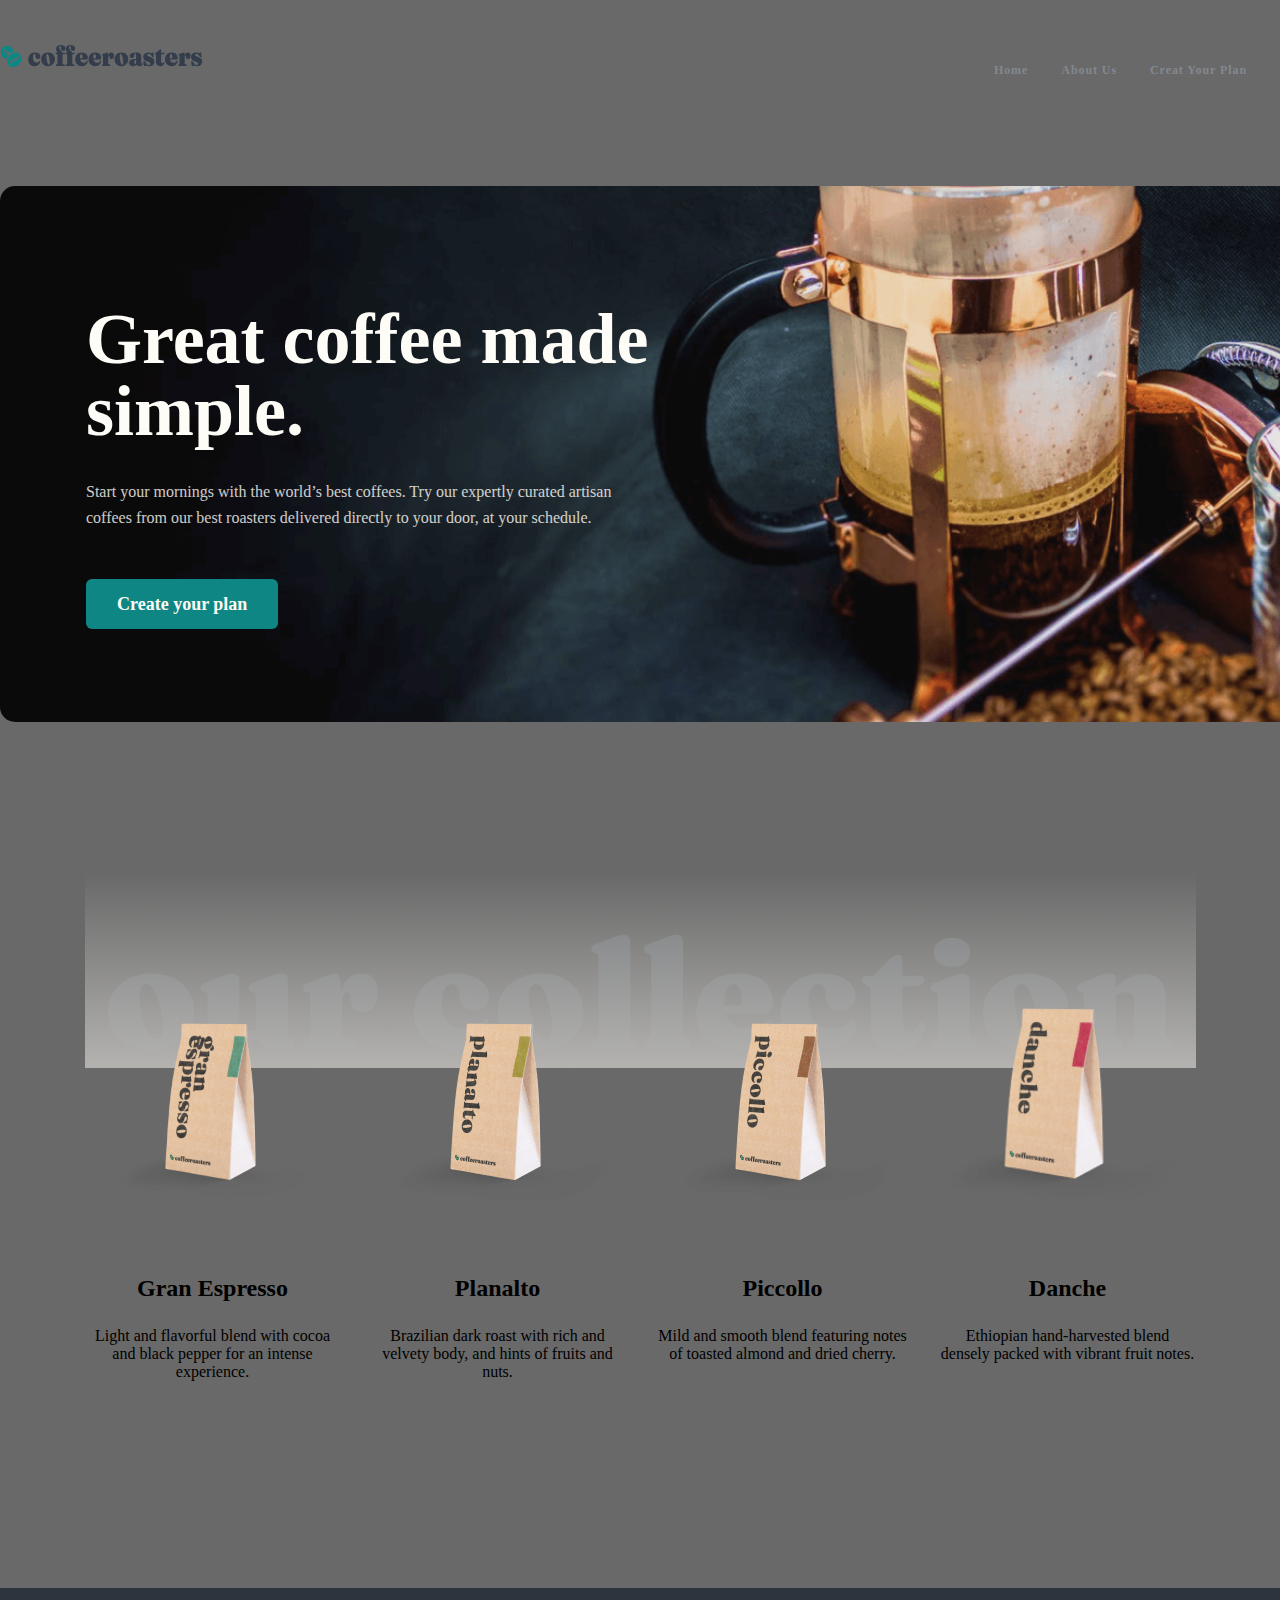
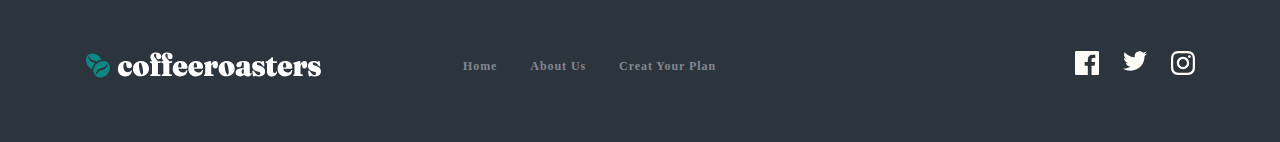
<file: index.html>
<!DOCTYPE html>
<html lang="en">
<head>
  <meta charset="UTF-8">
  <meta http-equiv="X-UA-Compatible" content="IE=edge">
  <meta name="viewport" content="width=device-width, initial-scale=1.0">

  <link rel="stylesheet" href="css/normalize.css">
  <link rel="stylesheet" href="css/styles.css">
  <link rel="stylesheet" href="scss/main.css">
  <title>Coffee Roaster | Home</title>
</head>
<body>
<div class="container">
<div class="header">
  <div>
    <a href="index.html">
      <img src="img/logo.svg" alt="Logo of Coffeeroaster" width="203px" height="24px">
    </a>
  </div>
  <nav class="nav">
    <ul class="nav-links">
      <li class="nav-item"><a class="nav-link" href="index.html">home</a></li>
      <li class="nav-item"><a class="nav-link" href="about.html">about us</a></li>
      <li class="nav-item"><a class="nav-link" href="plan.html">creat your plan</a></li>
    </ul>
  </nav>

  <!-- Burger Nav  -->
  <button class="burger-nav" type="button">
    <img src="img/burger-mobile.svg" alt="Burger Navigation" width="16" height="15">
  </button>


</div>
<div class="hero-img">
<h1 class="hero-header">Great coffee
  made simple.</h1>
  <p class="hero-text">
    Start your mornings with the world’s best coffees. Try our expertly curated artisan coffees from our best roasters delivered directly to your door, at your schedule.
  </p>
    <a class="hero-link" href="plan.html">Create your plan</a>
</div>
</div>


<!-- MAIN -->
<main>
  <section class="collection">
    <div class="container">
      <div class="collection-wrapper">
        <ul class="collection-list">
          <li class="collection-item">
            <img class="collection__img" src="img/collection-gran-espresso.png" alt="Gran Espresso Coffee" height="193" width="256" srcset="img/collection-gran-espresso.png 1x, img/collection-gran-espresso@2x.png 2x">
            <div class="colllection-content">
              <h2 class="collection__heading">Gran Espresso</h2>
              <p class="collection__text">
               Light and flavorful blend with cocoa and black pepper for an intense     experience.
              </p>
            </div>
          </li>
          <li class="collection-item">
            <img class="collection__img" src="img/collection-planalto.png" alt="Gran Espresso Coffee" height="193" width="256" srcset="img/collection-planalto.png 1x, img/collection-planalto@2x.png 2x">
            <div class="colllection-content">
              <h2 class="collection__heading">Planalto</h2>
              <p class="collection__text">
               Brazilian dark roast with rich and velvety body, and hints of fruits and nuts.
              </p>
            </div>
          </li>
          <li class="collection-item">
            <img class="collection__img" src="img/collection-piccollo.png" alt="Gran Espresso Coffee" height="193" width="256" srcset="img/collection-piccollo.png 1x, img/collection-piccollo@2x.png 2x">
            <div class="colllection-content">
              <h2 class="collection__heading">Piccollo</h2>
              <p class="collection__text">
               Mild and smooth blend featuring notes of toasted almond and dried cherry.
              </p>
            </div>
          </li>
          <li class="collection-item">
            <img class="collection__img" src="img/collection-danche.png" alt="Gran Espresso Coffee" height="193" width="256" srcset="img/collection-danche.png 1x, img/collection-danche@2x.png 2x">
            <div class="colllection-content">
              <h2 class="collection__heading">Danche</h2>
              <p class="collection__text">
               Ethiopian hand-harvested blend densely packed with vibrant fruit notes.
              </p>
            </div>
          </li>
        </ul>
      </div>
    </div>
  </section>


  <!-- <div class="feature">
    <div class="container">
      <div class="feature-wrapper">
        <h3 class="feature__heading">
          Why choose us?
        </h3>
        <p class="feature__text">
          A large part of our role is choosing which particular coffees will be featured
          in our range. This means working closely with the best coffee growers to give
          you a more impactful experience on every level.
        </p>
      </div>

      <ul class="feature__list">
        <li class="feature__item">
          <h4 class="feature__heading--list">
            Best quality
          </h4>
          <p class="feature__text--list">
            Discover an endless variety of the world’s best artisan coffee from each of our roasters.
          </p>
        </li>
      </ul>
    </div>
  </div> -->
</main>
<footer >
  <div class="container">
    <div class="site-footer">
      <img src="img/logo-footer.svg" alt="Logo Coffee Roaster">

  <nav class="nav-footer">
    <ul class="nav-links">
      <li class="nav-item"><a class="nav-link" href="index.html">home</a></li>
      <li class="nav-item"><a class="nav-link" href="about.html">about us</a></li>
      <li class="nav-item"><a class="nav-link" href="plan.html">creat your plan</a></li>
    </ul>
  </nav>

  <ul class="footer-link">
    <li class="footer__link-media">
      <a href="https://www.facebook.com/avazkhon.rustamov/">
        <svg class="media-link--footer" width="24" height="24" viewBox="0 0 24 24" fill="none" xmlns="http://www.w3.org/2000/svg">
        <path d="M22.675 0H1.325C0.593 0 0 0.593 0 1.325V22.676C0 23.407 0.593 24 1.325 24H12.82V14.706H9.692V11.084H12.82V8.413C12.82 5.313 14.713 3.625 17.479 3.625C18.804 3.625 19.942 3.724 20.274 3.768V7.008L18.356 7.009C16.852 7.009 16.561 7.724 16.561 8.772V11.085H20.148L19.681 14.707H16.561V24H22.677C23.407 24 24 23.407 24 22.675V1.325C24 0.593 23.407 0 22.675 0Z" />
        </svg>
      </a>
    </li>
  </svg>
    <li class="footer__link-media">
      <a href="https://twitter.com/avazrustamov1">
        <svg class="media-link--footer"   width="24" height="20" viewBox="0 0 24 20" fill="none" xmlns="http://www.w3.org/2000/svg">
        <path d="M24 2.55705C23.117 2.94905 22.168 3.21305 21.172 3.33205C22.189 2.72305 22.97 1.75805 23.337 0.608047C22.386 1.17205 21.332 1.58205 20.21 1.80305C19.313 0.846047 18.032 0.248047 16.616 0.248047C13.437 0.248047 11.101 3.21405 11.819 6.29305C7.728 6.08805 4.1 4.12805 1.671 1.14905C0.381 3.36205 1.002 6.25705 3.194 7.72305C2.388 7.69705 1.628 7.47605 0.965 7.10705C0.911 9.38805 2.546 11.522 4.914 11.997C4.221 12.185 3.462 12.229 2.69 12.081C3.316 14.037 5.134 15.46 7.29 15.5C5.22 17.123 2.612 17.848 0 17.54C2.179 18.937 4.768 19.752 7.548 19.752C16.69 19.752 21.855 12.031 21.543 5.10605C22.505 4.41105 23.34 3.54405 24 2.55705Z"/>
      </a>
    </li>

    <li class="footer__link-media">
      <a href="https://www.instagram.com/avazrustamov_/">
        <svg class="media-link--footer" width="24" height="24" viewBox="0 0 24 24" fill="none" xmlns="http://www.w3.org/2000/svg">
        <path fill-rule="evenodd" clip-rule="evenodd" d="M12 0C8.741 0 8.333 0.014 7.053 0.072C2.695 0.272 0.273 2.69 0.073 7.052C0.014 8.333 0 8.741 0 12C0 15.259 0.014 15.668 0.072 16.948C0.272 21.306 2.69 23.728 7.052 23.928C8.333 23.986 8.741 24 12 24C15.259 24 15.668 23.986 16.948 23.928C21.302 23.728 23.73 21.31 23.927 16.948C23.986 15.668 24 15.259 24 12C24 8.741 23.986 8.333 23.928 7.053C23.732 2.699 21.311 0.273 16.949 0.073C15.668 0.014 15.259 0 12 0ZM12 2.163C15.204 2.163 15.584 2.175 16.85 2.233C20.102 2.381 21.621 3.924 21.769 7.152C21.827 8.417 21.838 8.797 21.838 12.001C21.838 15.206 21.826 15.585 21.769 16.85C21.62 20.075 20.105 21.621 16.85 21.769C15.584 21.827 15.206 21.839 12 21.839C8.796 21.839 8.416 21.827 7.151 21.769C3.891 21.62 2.38 20.07 2.232 16.849C2.174 15.584 2.162 15.205 2.162 12C2.162 8.796 2.175 8.417 2.232 7.151C2.381 3.924 3.896 2.38 7.151 2.232C8.417 2.175 8.796 2.163 12 2.163ZM5.838 12C5.838 8.597 8.597 5.838 12 5.838C15.403 5.838 18.162 8.597 18.162 12C18.162 15.404 15.403 18.163 12 18.163C8.597 18.163 5.838 15.403 5.838 12ZM12 16C9.791 16 8 14.21 8 12C8 9.791 9.791 8 12 8C14.209 8 16 9.791 16 12C16 14.21 14.209 16 12 16ZM16.965 5.595C16.965 4.8 17.61 4.155 18.406 4.155C19.201 4.155 19.845 4.8 19.845 5.595C19.845 6.39 19.201 7.035 18.406 7.035C17.61 7.035 16.965 6.39 16.965 5.595Z"/>
        </svg>
      </a>
    </li>
  </ul>
    </div>
  </div>
</footer>
</body>
</html>
</file>
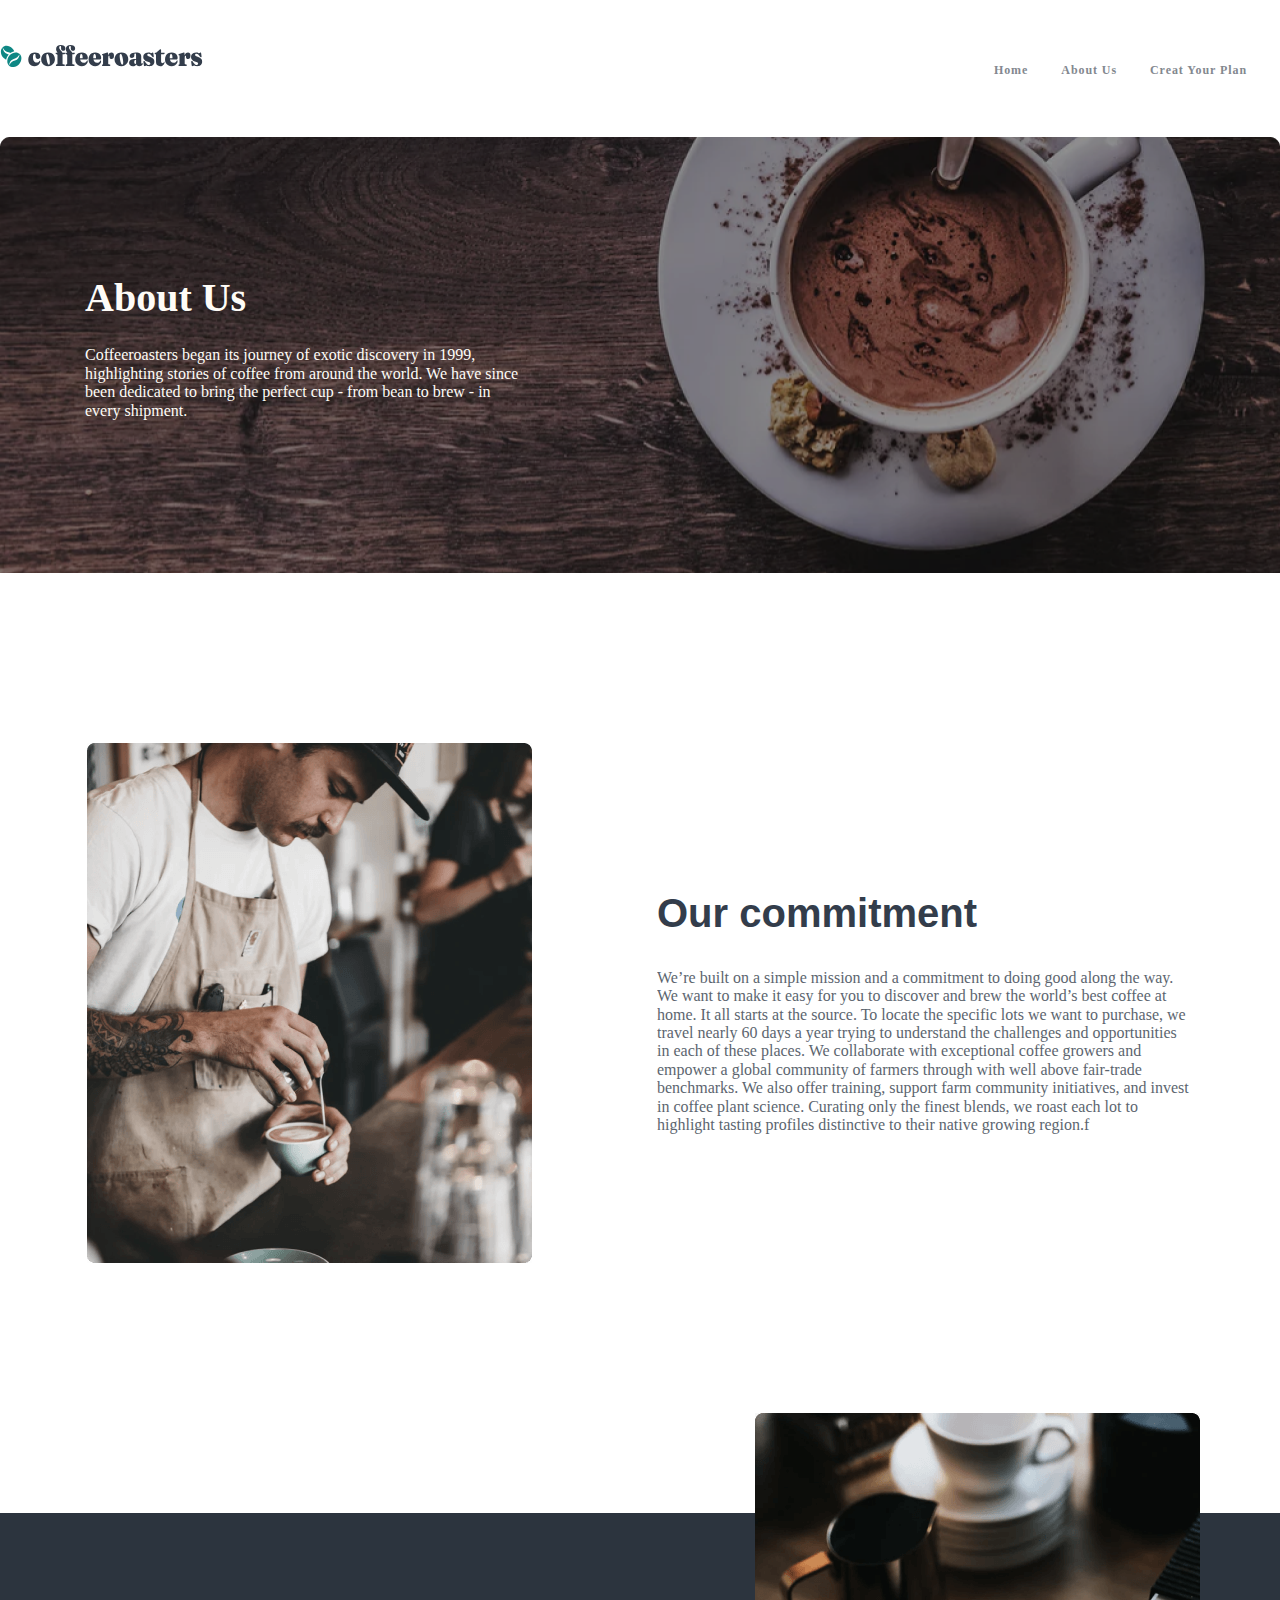
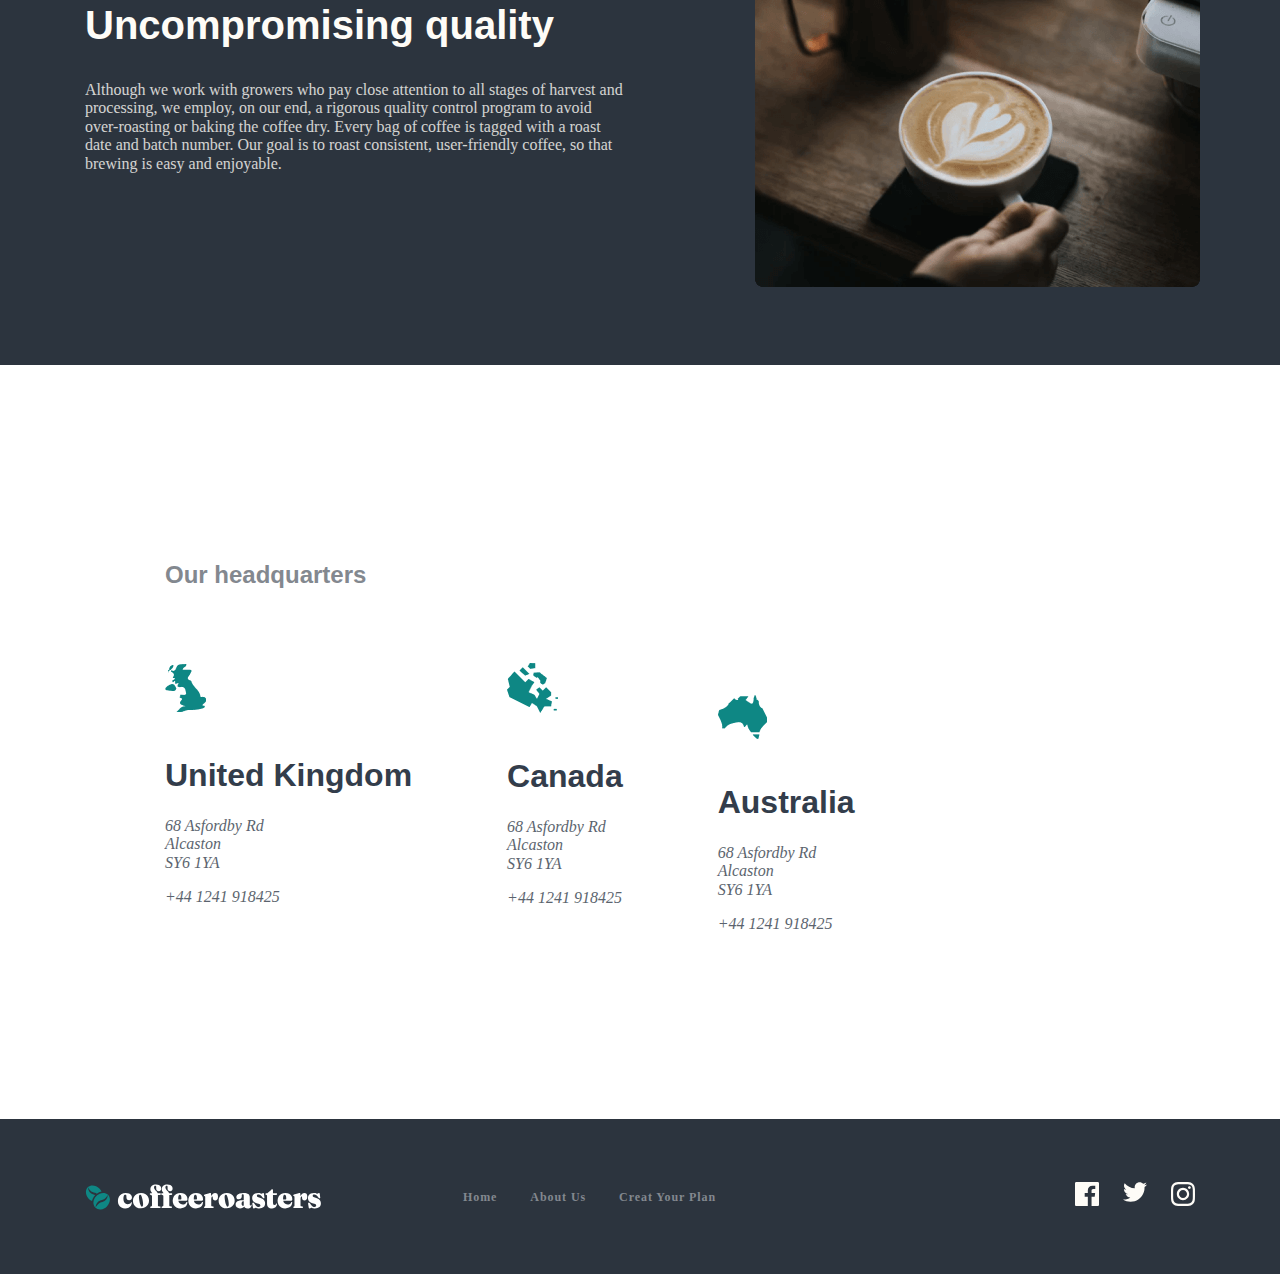
<file: about.html>
<!DOCTYPE html>
<html lang="en">
<head>
  <meta charset="UTF-8">
  <meta http-equiv="X-UA-Compatible" content="IE=edge">
  <meta name="viewport" content="width=device-width, initial-scale=1.0">
  <link rel="stylesheet" href="css/normalize.css">
  <link rel="stylesheet" href="css/styles.css">
  <title>Coffeeroaster</title>
</head>
<body>
<header class="container">
<div class="header">
  <div>
    <a href="index.html">
      <img src="img/logo.svg" alt="Logo of Coffeeroaster" width="203px" height="24px">
    </a>
  </div>
  <nav class="nav">
    <ul class="nav-links">
      <li class="nav-item"><a class="nav-link" href="index.html">home</a></li>
      <li class="nav-item"><a class="nav-link" href="about.html">about us</a></li>
      <li class="nav-item"><a class="nav-link" href="plan.html">creat your plan</a></li>
    </ul>
  </nav>
</div>
</header>

<!-- MAIN -->
<main>
  <section>
    <div class="container">
      <div class="about-hero">
        <h1 class="about__headeing">
          About Us
        </h1>
        <p class="about__text">
          Coffeeroasters began its journey of exotic discovery in 1999, highlighting stories of coffee from around the world. We have since been dedicated to bring the perfect cup - from bean to brew - in every shipment.
        </p>
      </div>
    </div>
  </section>

  <!-- COMMITMENT -->
  <div class="site-commitment">
    <div class="container">
      <div class="commitment">
        <img src="img/man-img-about.png" alt="Man img" width="445" height="520">

        <div class="commitment-content">
          <h2 class="commintment__heading">
            Our commitment
          </h2>
          <p class="commitment__text">
            We’re built on a simple mission and a commitment to doing good along the way. We want to make it easy for you to discover and brew the world’s best coffee at home. It all starts at the source. To locate the specific lots we want to purchase, we travel nearly 60 days a year trying to understand the challenges and opportunities in each of these places. We collaborate with exceptional coffee growers and empower a global community of farmers through with well above fair-trade benchmarks. We also offer training, support farm community initiatives, and invest in coffee plant science. Curating only the finest blends, we roast each lot to highlight tasting profiles distinctive to their native growing region.f
          </p>
        </div>
      </div>
  </div>
  </div>


  <!-- QUALITY SECTION -->
  <div class="quality">
    <div class="container">
      <div class="quality-wrapper">
        <div class="quality-content">
          <h3 class="quality__heading">
            Uncompromising quality
          </h3>
          <p class="quality__text">
            Although we work with growers who pay close attention to all stages of harvest and processing, we employ, on our end, a rigorous quality control program to avoid over-roasting or baking the coffee dry. Every bag of coffee is tagged with a roast date and batch number. Our goal is to roast consistent, user-friendly coffee, so that brewing is easy and enjoyable.
          </p>
        </div>
      </div>
    </div>
  </div>


  <!-- HEADQUARTERS -->
  <div class="headquarters">
    <div class="container">
      <p class="headquarters-text">Our headquarters</p>
      <ul class="headquarters__list">
        <li class="headquarters__item headquarters__item--uk">
          <h3 class="headquarters__heading">
            United Kingdom
          </h3>
          <address>
            <p class="headquarter__address">
              68  Asfordby Rd <br>
              Alcaston <br>
              SY6 1YA
            </p>
              <a class="headquarters__phone" href="tel:+441241918425">+44 1241 918425</a>
          </address>
        </li>
        <li class="headquarters__item headquarters__item--canada">
          <h3 class="headquarters__heading">
            Canada
          </h3>
          <address>
            <p class="headquarter__address">
              68  Asfordby Rd <br>
              Alcaston <br>
              SY6 1YA
            </p>
              <a class="headquarters__phone" href="tel:+441241918425">+44 1241 918425</a>
          </address>
        </li>
        <li class="headquarters__item">
          <h3 class="headquarters__heading headquarters__item--australia">
            Australia
          </h3>
          <address>
            <p class="headquarter__address">
              68  Asfordby Rd <br>
              Alcaston <br>
              SY6 1YA
            </p>
              <a class="headquarters__phone" href="tel:+441241918425">+44 1241 918425</a>
          </address>
        </li>
      </ul>
    </div>
  </div>
</main>

<footer >
  <div class="container">
    <div class="site-footer">
      <img src="img/logo-footer.svg" alt="Logo Coffee Roaster">

  <nav class="nav-footer">
    <ul class="nav-links">
      <li class="nav-item"><a class="nav-link" href="index.html">home</a></li>
      <li class="nav-item"><a class="nav-link" href="about.html">about us</a></li>
      <li class="nav-item"><a class="nav-link" href="plan.html">creat your plan</a></li>
    </ul>
  </nav>

  <ul class="footer-link">
    <li class="footer__link-media">
      <a href="https://www.facebook.com/avazkhon.rustamov/">
        <svg class="media-link--footer" width="24" height="24" viewBox="0 0 24 24" fill="none" xmlns="http://www.w3.org/2000/svg">
        <path d="M22.675 0H1.325C0.593 0 0 0.593 0 1.325V22.676C0 23.407 0.593 24 1.325 24H12.82V14.706H9.692V11.084H12.82V8.413C12.82 5.313 14.713 3.625 17.479 3.625C18.804 3.625 19.942 3.724 20.274 3.768V7.008L18.356 7.009C16.852 7.009 16.561 7.724 16.561 8.772V11.085H20.148L19.681 14.707H16.561V24H22.677C23.407 24 24 23.407 24 22.675V1.325C24 0.593 23.407 0 22.675 0Z" />
        </svg>
      </a>
    </li>
  </svg>
    <li class="footer__link-media">
      <a href="https://twitter.com/avazrustamov1">
        <svg class="media-link--footer"   width="24" height="20" viewBox="0 0 24 20" fill="none" xmlns="http://www.w3.org/2000/svg">
        <path d="M24 2.55705C23.117 2.94905 22.168 3.21305 21.172 3.33205C22.189 2.72305 22.97 1.75805 23.337 0.608047C22.386 1.17205 21.332 1.58205 20.21 1.80305C19.313 0.846047 18.032 0.248047 16.616 0.248047C13.437 0.248047 11.101 3.21405 11.819 6.29305C7.728 6.08805 4.1 4.12805 1.671 1.14905C0.381 3.36205 1.002 6.25705 3.194 7.72305C2.388 7.69705 1.628 7.47605 0.965 7.10705C0.911 9.38805 2.546 11.522 4.914 11.997C4.221 12.185 3.462 12.229 2.69 12.081C3.316 14.037 5.134 15.46 7.29 15.5C5.22 17.123 2.612 17.848 0 17.54C2.179 18.937 4.768 19.752 7.548 19.752C16.69 19.752 21.855 12.031 21.543 5.10605C22.505 4.41105 23.34 3.54405 24 2.55705Z"/>
      </a>
    </li>

    <li class="footer__link-media">
      <a href="https://www.instagram.com/avazrustamov_/">
        <svg class="media-link--footer" width="24" height="24" viewBox="0 0 24 24" fill="none" xmlns="http://www.w3.org/2000/svg">
        <path fill-rule="evenodd" clip-rule="evenodd" d="M12 0C8.741 0 8.333 0.014 7.053 0.072C2.695 0.272 0.273 2.69 0.073 7.052C0.014 8.333 0 8.741 0 12C0 15.259 0.014 15.668 0.072 16.948C0.272 21.306 2.69 23.728 7.052 23.928C8.333 23.986 8.741 24 12 24C15.259 24 15.668 23.986 16.948 23.928C21.302 23.728 23.73 21.31 23.927 16.948C23.986 15.668 24 15.259 24 12C24 8.741 23.986 8.333 23.928 7.053C23.732 2.699 21.311 0.273 16.949 0.073C15.668 0.014 15.259 0 12 0ZM12 2.163C15.204 2.163 15.584 2.175 16.85 2.233C20.102 2.381 21.621 3.924 21.769 7.152C21.827 8.417 21.838 8.797 21.838 12.001C21.838 15.206 21.826 15.585 21.769 16.85C21.62 20.075 20.105 21.621 16.85 21.769C15.584 21.827 15.206 21.839 12 21.839C8.796 21.839 8.416 21.827 7.151 21.769C3.891 21.62 2.38 20.07 2.232 16.849C2.174 15.584 2.162 15.205 2.162 12C2.162 8.796 2.175 8.417 2.232 7.151C2.381 3.924 3.896 2.38 7.151 2.232C8.417 2.175 8.796 2.163 12 2.163ZM5.838 12C5.838 8.597 8.597 5.838 12 5.838C15.403 5.838 18.162 8.597 18.162 12C18.162 15.404 15.403 18.163 12 18.163C8.597 18.163 5.838 15.403 5.838 12ZM12 16C9.791 16 8 14.21 8 12C8 9.791 9.791 8 12 8C14.209 8 16 9.791 16 12C16 14.21 14.209 16 12 16ZM16.965 5.595C16.965 4.8 17.61 4.155 18.406 4.155C19.201 4.155 19.845 4.8 19.845 5.595C19.845 6.39 19.201 7.035 18.406 7.035C17.61 7.035 16.965 6.39 16.965 5.595Z"/>
        </svg>
      </a>
    </li>
  </ul>
    </div>
  </div>
</footer>
</body>
</file>
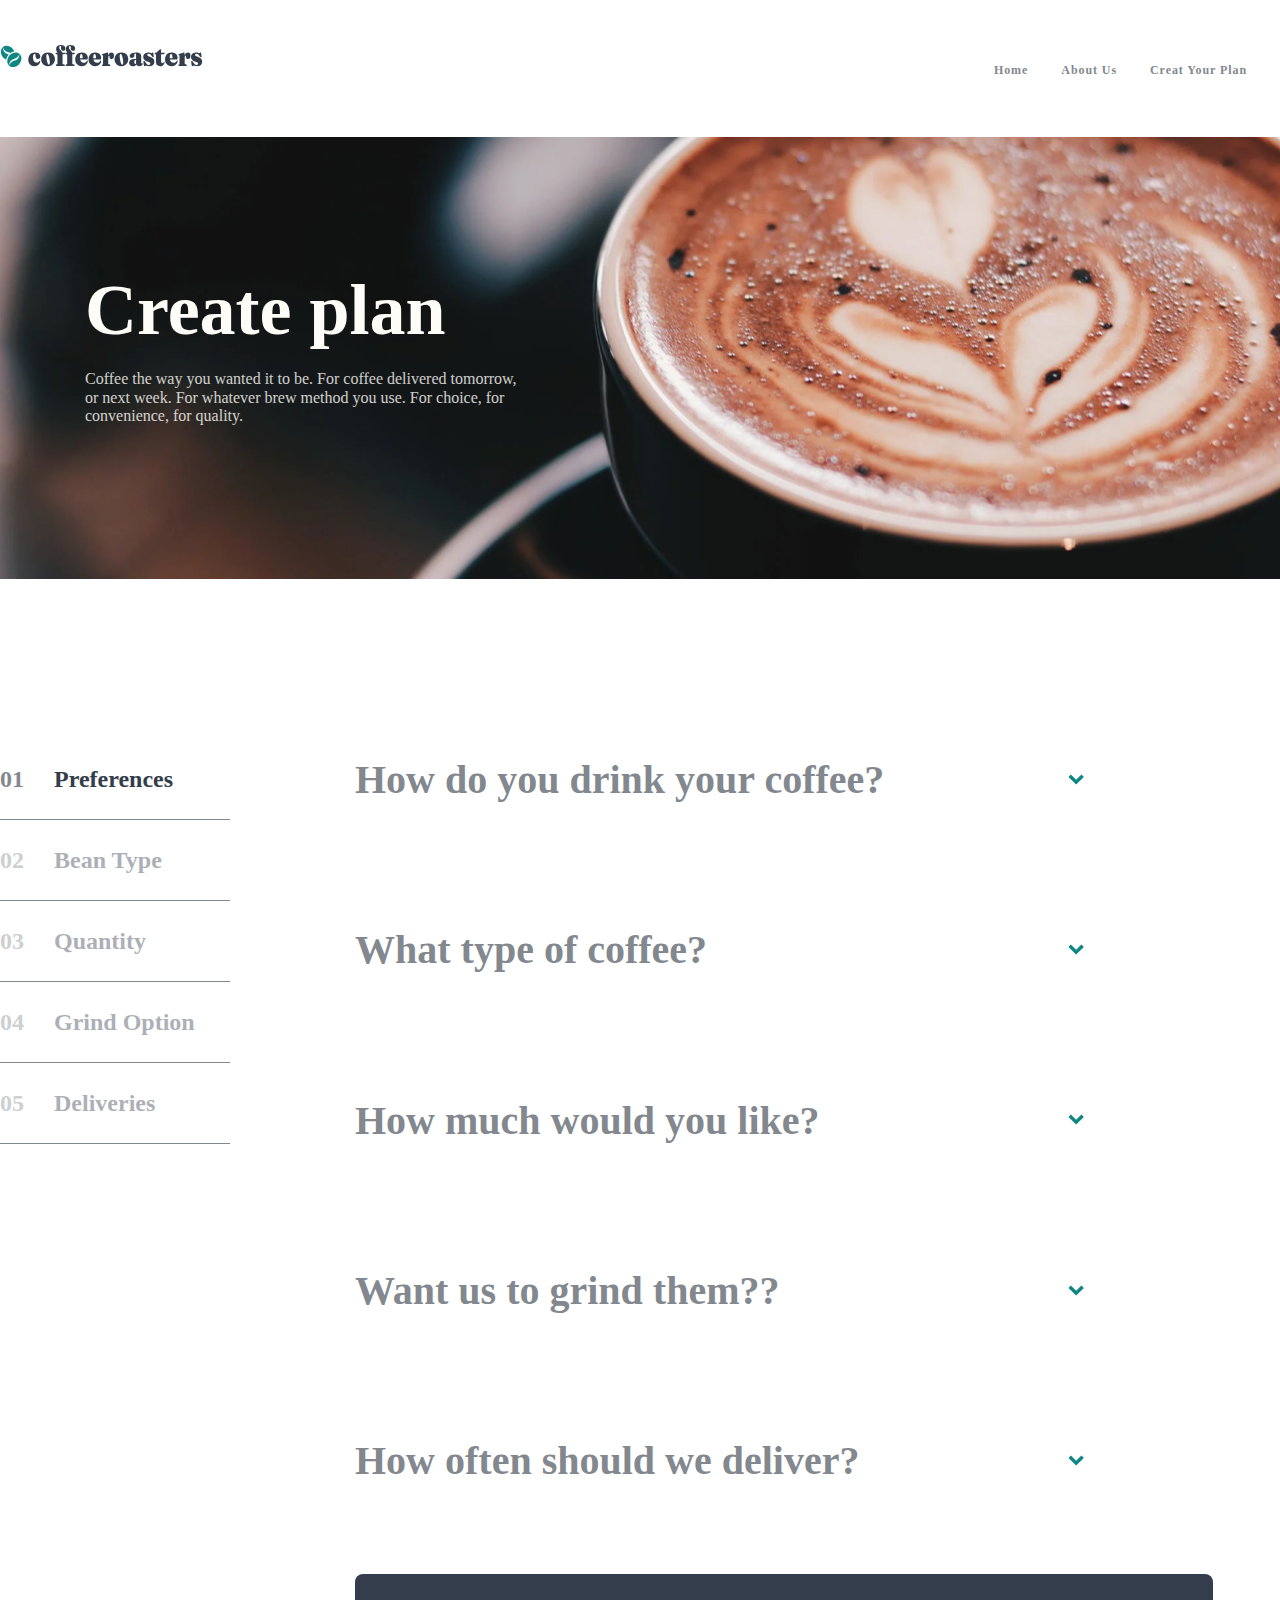
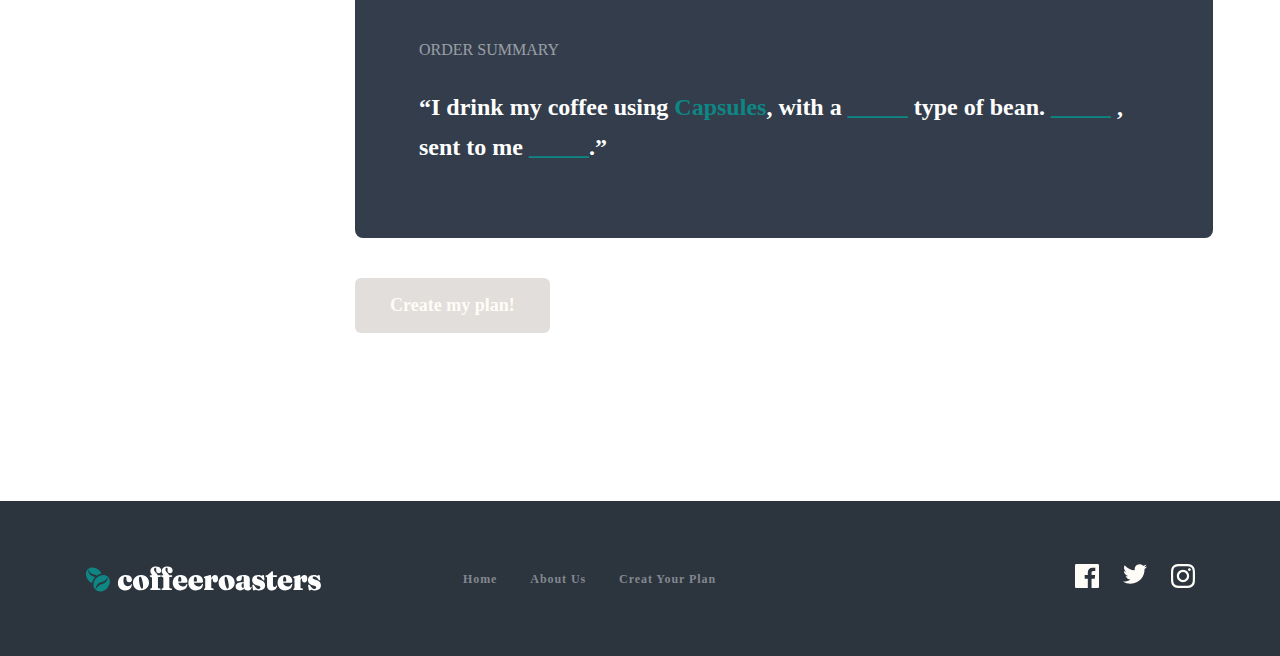
<file: plan.html>
<!DOCTYPE html>
<html lang="en">
<head>
  <meta charset="UTF-8">
  <meta http-equiv="X-UA-Compatible" content="IE=edge">
  <meta name="viewport" content="width=device-width, initial-scale=1.0">
  <link rel="stylesheet" href="css/normalize.css">
  <link rel="stylesheet" href="css/styles.css">
  <title>Coffeeroaster</title>
</head>
<body>
<header class="container">
<div class="header">
  <div>
    <img src="img/logo.svg" alt="Logo of Coffeeroaster" width="203" height="24">
  </div>
  <nav class="nav">
    <ul class="nav-links">
      <li class="nav-item"><a class="nav-link" href="index.html">home</a></li>
      <li class="nav-item"><a class="nav-link" href="about.html">about us</a></li>
      <li class="nav-item"><a class="nav-link" href="plan.html">creat your plan</a></li>
    </ul>
  </nav>
</div>
</header>

<!-- MAIN -->
<main>
  <section>
    <div class="container">
      <div class="about-hero hero-plan">
        <h1 class="about__headeing plan-heading">
          Create plan
        </h1>
        <p class="about__text plan__text">
          Coffee the way you wanted it to be. For coffee delivered tomorrow, or next week. For whatever brew method you use. For choice, for convenience, for quality.
        </p>
      </div>
    </div>
  </section>

  <!-- WORKING PROCESS -->
  <section>
    <div class="container">
      <div class="working-process">

      </div>
    </div>
  </section>

  <section class="site-form">
    <div class="container">
      <div class="form-wrapper">
        <ol class="plan-list">
          <li class="plan-list-item">
            <a href="#" class="plan-list__link plan-list__link--active">
              <span class="plan-list__num">01</span>   Preferences</a>
          </li>
          <li class="plan-list-item">
            <a href="#" class="plan-list__link ">
              <span class="plan-list__num num-active">02</span> Bean Type</a>
          </li>
          <li class="plan-list-item">
            <a href="#" class="plan-list__link">
              <span class="plan-list__num">03</span>   Quantity</a>
          </li>
          <li class="plan-list-item">
            <a href="#" class="plan-list__link">
              <span class="plan-list__num">04</span>    Grind Option</a>
          </li>
          <li class="plan-list-item">
            <a href="#" class="plan-list__link">
              <span class="plan-list__num">05</span>    Deliveries</a>
          </li>
        </ol>
        <!-- FORM -->
        <form action="https://echo.htmlacademy.ru">
          <div class="form-order--heading-top">
                <h2 class="order__heading">
                  How do you drink your coffee?
                </h2>
                <button class="form-arrow--button" type="button">
                <img src="img/form-arrow.svg" alt="Arrow" width="18" height="11">
                </button>
          </div>
          <div class="site-order--wrapper">
            <ul class="order-list">
              <li class="order-item">
                <label class="plan__radio">
                  <input  class="order-input visually-hidden"  type="radio" name="radio">
                  <div class="order-input__box">
                    <h2 class="order__heading--list">Capsule</h2>
                    <span class="order__text--form">Compatible with Nespresso systems and similar brewers</span>
                  </div>
                </label>
              </li>
               <li class="order-item">
                <label class="plan__radio">
                  <input  class="order-input visually-hidden"  type="radio" name="radio">
                  <div class="order-input__box">
                    <h2 class="order__heading--list">Filter</h2>
                    <span class="order__text--form">For pour over or drip methods like Aeropress, Chemex, and V60</span>
                  </div>
                </label>
              </li>
               <li class="order-item">
                <label class="plan__radio">
                  <input  class="order-input visually-hidden"  type="radio" name="radio">
                  <div class="order-input__box">
                    <h2 class="order__heading--list">Espresso</h2>
                    <span class="order__text--form">Dense and finely ground beans for an intense, flavorful experience</span>
                  </div>
                </label>
              </li>
            </ul>
          </div>

          <div class="form-order--heading-top">
                <h2 class="order__heading">
                  What type of coffee?
                </h2>
                <button class="form-arrow--button" type="button">
                <img src="img/form-arrow.svg" alt="Arrow" width="18" height="11">
                </button>
          </div>
          <div class="site-order--wrapper">
            <ul class="order-list">
              <li class="order-item">
                <label class="plan__radio">
                  <input  class="order-input visually-hidden"  type="radio" name="radio">
                  <div class="order-input__box">
                    <h2 class="order__heading--list">Capsule</h2>
                    <span class="order__text--form">Compatible with Nespresso systems and similar brewers</span>
                  </div>
                </label>
              </li>
               <li class="order-item">
                <label class="plan__radio">
                  <input  class="order-input visually-hidden"  type="radio" name="radio">
                  <div class="order-input__box">
                    <h2 class="order__heading--list">Filter</h2>
                    <span class="order__text--form">For pour over or drip methods like Aeropress, Chemex, and V60</span>
                  </div>
                </label>
              </li>
               <li class="order-item">
                <label class="plan__radio">
                  <input  class="order-input visually-hidden"  type="radio" name="radio">
                  <div class="order-input__box">
                    <h2 class="order__heading--list">Espresso</h2>
                    <span class="order__text--form">Dense and finely ground beans for an intense, flavorful experience</span>
                  </div>
                </label>
              </li>
            </ul>
          </div>

          <div class="form-order--heading-top">
                <h2 class="order__heading">
                  How much would you like?
                </h2>
                <button class="form-arrow--button" type="button">
                <img src="img/form-arrow.svg" alt="Arrow" width="18" height="11">
                </button>
          </div>
          <div class="site-order--wrapper">
            <ul class="order-list">
              <li class="order-item">
                <label class="plan__radio">
                  <input  class="order-input visually-hidden"  type="radio" name="radio">
                  <div class="order-input__box">
                    <h2 class="order__heading--list">Capsule</h2>
                    <span class="order__text--form">Compatible with Nespresso systems and similar brewers</span>
                  </div>
                </label>
              </li>
               <li class="order-item">
                <label class="plan__radio">
                  <input  class="order-input visually-hidden"  type="radio" name="radio">
                  <div class="order-input__box">
                    <h2 class="order__heading--list">Filter</h2>
                    <span class="order__text--form">For pour over or drip methods like Aeropress, Chemex, and V60</span>
                  </div>
                </label>
              </li>
               <li class="order-item">
                <label class="plan__radio">
                  <input  class="order-input visually-hidden"  type="radio" name="radio">
                  <div class="order-input__box">
                    <h2 class="order__heading--list">Espresso</h2>
                    <span class="order__text--form">Dense and finely ground beans for an intense, flavorful experience</span>
                  </div>
                </label>
              </li>
            </ul>
          </div>

          <div class="form-order--heading-top">
                <h2 class="order__heading">
                  Want us to grind them??
                </h2>
                <button class="form-arrow--button" type="button">
                <img src="img/form-arrow.svg" alt="Arrow" width="18" height="11">
                </button>
          </div>
          <div class="site-order--wrapper">
            <ul class="order-list">
              <li class="order-item">
                <label class="plan__radio">
                  <input  class="order-input visually-hidden"  type="radio" name="radio">
                  <div class="order-input__box">
                    <h2 class="order__heading--list">Capsule</h2>
                    <span class="order__text--form">Compatible with Nespresso systems and similar brewers</span>
                  </div>
                </label>
              </li>
               <li class="order-item">
                <label class="plan__radio">
                  <input  class="order-input visually-hidden"  type="radio" name="radio">
                  <div class="order-input__box">
                    <h2 class="order__heading--list">Filter</h2>
                    <span class="order__text--form">For pour over or drip methods like Aeropress, Chemex, and V60</span>
                  </div>
                </label>
              </li>
               <li class="order-item">
                <label class="plan__radio">
                  <input  class="order-input visually-hidden"  type="radio" name="radio">
                  <div class="order-input__box">
                    <h2 class="order__heading--list">Espresso</h2>
                    <span class="order__text--form">Dense and finely ground beans for an intense, flavorful experience</span>
                  </div>
                </label>
              </li>
            </ul>
          </div>

          <div class="form-order--heading-top">
                <h2 class="order__heading">
                  How often should we deliver?
                </h2>
                <button class="form-arrow--button" type="button">
                <img src="img/form-arrow.svg" alt="Arrow" width="18" height="11">
                </button>
          </div>
          <div class="site-order--wrapper">
            <ul class="order-list">
              <li class="order-item">
                <label class="plan__radio">
                  <input  class="order-input visually-hidden"  type="radio" name="radio">
                  <div class="order-input__box">
                    <h2 class="order__heading--list">Capsule</h2>
                    <span class="order__text--form">Compatible with Nespresso systems and similar brewers</span>
                  </div>
                </label>
              </li>
               <li class="order-item">
                <label class="plan__radio">
                  <input  class="order-input visually-hidden"  type="radio" name="radio">
                  <div class="order-input__box">
                    <h2 class="order__heading--list">Filter</h2>
                    <span class="order__text--form">For pour over or drip methods like Aeropress, Chemex, and V60</span>
                  </div>
                </label>
              </li>
               <li class="order-item">
                <label class="plan__radio">
                  <input  class="order-input visually-hidden"  type="radio" name="radio">
                  <div class="order-input__box">
                    <h2 class="order__heading--list">Espresso</h2>
                    <span class="order__text--form">Dense and finely ground beans for an intense, flavorful experience</span>
                  </div>
                </label>
              </li>
            </ul>
          </div>

          <div class="order-latter--wrapper">
        <p class="order__summary">Order Summary</p>
        <p class="order-summary__text">
          “I drink my coffee using <span class="summary-green">Capsules</span>, with a <span class="summary-green">_____</span> type of bean. <span class="summary-green">_____</span> , sent to me <span class="summary-green">_____</span>.”
        </p>
      </div>

      <button class="button-plan--form" type="submit">Create my plan!</button>
        </form>


      </div>
    </div>
  </section>
</main>

<footer >
  <div class="container">
    <div class="site-footer">
      <img src="img/logo-footer.svg" alt="Logo Coffee Roaster">

  <nav class="nav-footer">
    <ul class="nav-links">
      <li class="nav-item"><a class="nav-link" href="index.html">home</a></li>
      <li class="nav-item"><a class="nav-link" href="about.html">about us</a></li>
      <li class="nav-item"><a class="nav-link" href="plan.html">creat your plan</a></li>
    </ul>
  </nav>
  <ul class="footer-link">
    <li class="footer__link-media">
      <a href="https://www.facebook.com/avazkhon.rustamov/">
        <svg class="media-link--footer" width="24" height="24" viewBox="0 0 24 24" fill="none" xmlns="http://www.w3.org/2000/svg">
        <path d="M22.675 0H1.325C0.593 0 0 0.593 0 1.325V22.676C0 23.407 0.593 24 1.325 24H12.82V14.706H9.692V11.084H12.82V8.413C12.82 5.313 14.713 3.625 17.479 3.625C18.804 3.625 19.942 3.724 20.274 3.768V7.008L18.356 7.009C16.852 7.009 16.561 7.724 16.561 8.772V11.085H20.148L19.681 14.707H16.561V24H22.677C23.407 24 24 23.407 24 22.675V1.325C24 0.593 23.407 0 22.675 0Z" />
        </svg>
      </a>
    </li>
  </svg>
    <li class="footer__link-media">
      <a href="https://twitter.com/avazrustamov1">
        <svg class="media-link--footer"   width="24" height="20" viewBox="0 0 24 20" fill="none" xmlns="http://www.w3.org/2000/svg">
        <path d="M24 2.55705C23.117 2.94905 22.168 3.21305 21.172 3.33205C22.189 2.72305 22.97 1.75805 23.337 0.608047C22.386 1.17205 21.332 1.58205 20.21 1.80305C19.313 0.846047 18.032 0.248047 16.616 0.248047C13.437 0.248047 11.101 3.21405 11.819 6.29305C7.728 6.08805 4.1 4.12805 1.671 1.14905C0.381 3.36205 1.002 6.25705 3.194 7.72305C2.388 7.69705 1.628 7.47605 0.965 7.10705C0.911 9.38805 2.546 11.522 4.914 11.997C4.221 12.185 3.462 12.229 2.69 12.081C3.316 14.037 5.134 15.46 7.29 15.5C5.22 17.123 2.612 17.848 0 17.54C2.179 18.937 4.768 19.752 7.548 19.752C16.69 19.752 21.855 12.031 21.543 5.10605C22.505 4.41105 23.34 3.54405 24 2.55705Z"/>
      </a>
    </li>

    <li class="footer__link-media">
      <a href="https://www.instagram.com/avazrustamov_/">
        <svg class="media-link--footer" width="24" height="24" viewBox="0 0 24 24" fill="none" xmlns="http://www.w3.org/2000/svg">
        <path fill-rule="evenodd" clip-rule="evenodd" d="M12 0C8.741 0 8.333 0.014 7.053 0.072C2.695 0.272 0.273 2.69 0.073 7.052C0.014 8.333 0 8.741 0 12C0 15.259 0.014 15.668 0.072 16.948C0.272 21.306 2.69 23.728 7.052 23.928C8.333 23.986 8.741 24 12 24C15.259 24 15.668 23.986 16.948 23.928C21.302 23.728 23.73 21.31 23.927 16.948C23.986 15.668 24 15.259 24 12C24 8.741 23.986 8.333 23.928 7.053C23.732 2.699 21.311 0.273 16.949 0.073C15.668 0.014 15.259 0 12 0ZM12 2.163C15.204 2.163 15.584 2.175 16.85 2.233C20.102 2.381 21.621 3.924 21.769 7.152C21.827 8.417 21.838 8.797 21.838 12.001C21.838 15.206 21.826 15.585 21.769 16.85C21.62 20.075 20.105 21.621 16.85 21.769C15.584 21.827 15.206 21.839 12 21.839C8.796 21.839 8.416 21.827 7.151 21.769C3.891 21.62 2.38 20.07 2.232 16.849C2.174 15.584 2.162 15.205 2.162 12C2.162 8.796 2.175 8.417 2.232 7.151C2.381 3.924 3.896 2.38 7.151 2.232C8.417 2.175 8.796 2.163 12 2.163ZM5.838 12C5.838 8.597 8.597 5.838 12 5.838C15.403 5.838 18.162 8.597 18.162 12C18.162 15.404 15.403 18.163 12 18.163C8.597 18.163 5.838 15.403 5.838 12ZM12 16C9.791 16 8 14.21 8 12C8 9.791 9.791 8 12 8C14.209 8 16 9.791 16 12C16 14.21 14.209 16 12 16ZM16.965 5.595C16.965 4.8 17.61 4.155 18.406 4.155C19.201 4.155 19.845 4.8 19.845 5.595C19.845 6.39 19.201 7.035 18.406 7.035C17.61 7.035 16.965 6.39 16.965 5.595Z"/>
        </svg>
      </a>
    </li>
   </ul>
    </div>
  </div>
</footer>

<script src="js/main.js"></script>
</body>
</file>
<file: css/styles.css>
:root {
  --heading-color: #333D4B;
}

.header {
  display: flex;
  justify-content: center;
  margin-top: 44px;
}

.nav {
  margin-left: auto;
}

.nav-links {
  display: flex;
  list-style: none;
}

.nav-item {
  margin-right: 33px;

}

.nav-link {
  text-decoration: none;
  font-weight: bold;
  font-size: 12px;
  line-height: 15px;
  letter-spacing: 0.923077px;
  text-transform: uppercase;
  color: #83888F;
}

.burger-nav {
  border: none;
  background-color: transparent;
  margin-left: auto;
}

  .nav-togler {
    position: absolute;
    background-image: linear-gradient(180deg, rgba(254, 252, 247, 0.50) 10.14%, #FEFCF7 66.08%);
    height: calc(100vh -90px);

  }

  .togler-links {
    list-style: none;
  }

  .nav-link {
    text-transform: capitalize;
  }

.hero-img {
  padding-left: 86px;
  background-image: url(../img/hero-img.png);
  width: 1280px;
  background-size: cover;
  padding-bottom: 100px;
  border-radius: 15px;

}
.header {
  padding-bottom: 43px;
}

.hero-header {
  font-family: Fraunces;
  padding: 117px 702px 0px 0px;
  margin-bottom: 32px;
  font-style: normal;
  font-weight: 900;
  font-size: 72px;
  line-height: 72px;
  color: #FEFCF7;
}

.hero-text {
  padding-right: 750px;
  margin-bottom: 56px;
  font-style: normal;
  font-weight: normal;
  font-size: 16px;
  line-height: 26px;
  color: #FEFCF7;
  mix-blend-mode: normal;
  opacity: 0.8;
}

.hero-link  {
  font-family: "Fraunces 9pt", "Times New Roman", "serif";
  padding: 15px 31px;
  text-decoration: none;
  font-weight: 900;
  font-size: 18px;
  line-height: 35px;
  background:  #0E8784;
  border-radius: 6px;
  /* text-align: center; */
  color: #FEFCF7;
}


/* COLLECTION  */
.collection-wrapper {
  background-image: url(../img/collection-bg-img.png);
  background-position: calc(50%)  150px;
  background-repeat: no-repeat;
  padding-top: 270px;
  padding-bottom: 190px;
}

.collection-list {
  display: flex;
  justify-content: center;
  list-style: none;
  padding-left: 0;
  margin-left: -30px;
}

.collection-item {
  margin-left: 30px;
  width: 255px;
  text-align: center;
}

.collection__img {
  margin-bottom: 70px;
}


.collection__heading {
  word-break: break-all;
  margin-top: 0;
  margin-bottom: 24px;
}

.collection__text {
  margin: 0;
}



/* FEATURE  */
.feature {
  padding-bottom: 300px;

}

.feature-wrapper {
  background-color: #282F38;
  padding-bottom: 320px;
  padding-top: 112px;
}

.feature__heading {
  font-family: "Fraunces 9pt", "Times New Roman", "Serif";
  font-weight: 900;
  font-size: 40px;
  line-height: 48px;
  text-align: center;
  color: #FEFCF7;
  margin-top: 0;
  margin-bottom: 32px;
}

.feature__text {
  font-size: 16px;
  line-height: 26px;
  text-align: center;
  color: #FEFCF7;
  opacity: 0.8;
  width: 540px;
  margin-right: auto;
  margin-left: auto;
  margin-top: 0;
  margin-bottom: 0;
}

.feature__list {
  padding-left: 0;
  list-style: none;
}

.feature__item {

  background-size: calc(50%);
  background-color: #0E8784;
  width: 350px;
  padding: 200px 48px 48px 48px;
  border-radius: 8px;
}
.feature__heading--list::before {
  content: "";
  display: block;
  background-image: url(../img/feature-coffee-bean.png);
  background-repeat: no-repeat;
  background-position: calc(50%) -10px;
  padding: 72px;
}

/* FOOTER */
.site-footer {
  display: flex;
  align-items: center;
  background-color: #2C343E;
  padding: 47px 85px;
}

.nav-footer {
  margin-left: 102px;
  margin-right: auto;
}
.footer-link {
  display: flex;
  list-style: none;
}
.footer__link-media:not(:last-child) {
  margin-right: 24px;
}
.media-link--footer {
  fill: #FEFCF7
}
.media-link--footer:hover {
  fill: #c06f61
}
.media-link--footer:active {
  fill: #c06f61b7
  }

/* ABOUT PAGE */
.about-hero {
  background-image: url(../img/about-hero-bg.png);
  background-size: center center;
  padding-top: 137px;
  padding-bottom: 137px;
  padding-left: 85px;
}



.about__headeing {
  font-size: 40px;
  line-height: 48px;
  color: #FEFCF7;
  margin-top: 0;
  font-weight: 900;
  margin-bottom: 24px;
}

.about__text {
    color: #FEFCF7;
    width: 445px;
}

.site-commitment {
  padding: 170px 87px 250px;
}

.commitment {
  display: flex;
  align-items: center;
}

.commitment-content {
  max-width: 540px;
  margin-left: 125px;
}

.commintment__heading {
  font-family: "Fraunces 9pt", "Arial", sans-serif;
  margin-bottom: 32px;
  font-weight: 900;
  font-size: 40px;
  line-height: 48px;
  color: var(--heading-color);

}

.commitment__text {
  color: var(--heading-color);
  opacity: 0.8;
}

.quality-wrapper {
    position: relative;

  background-color: #2C343E;
  padding: 88px 85px 176px;

}

.quality-content {
  width: 540px;
}

.quality-content::before {
  position: absolute;
    content: "";
    background-image: url(../img/quality-img.png);
    background-repeat: no-repeat;
    display: block;
    width: 445px;
    height: 474px;
    right: 80px;
    top: -100px;
}

.quality__heading {
  font-family: "Fraunces 9pt", "Arial", sans-serif;
  font-weight: 900;
  font-size: 40px;
  line-height: 48px;
  color: #FEFCF7;
  margin-top: 0;
  margin-bottom: 32px;
}

.quality__text {
  color: #FEFCF7;
  opacity: .8;;

}


/* HEADQUARTERS  */
.headquarters {
  padding: 170px 165px;
}

.headquarters-text {
  font-family: "Fraunces 9pt","Arial", sans-serif;
  font-weight: 900;
  font-size: 24px;
  line-height: 32px;
  color: #83888F;
  margin-bottom: 72px;
}

.headquarters__list {
  display: flex;
  padding-left: 0;
  list-style: none;
  margin-left: -95px;
  min-width: 285px;
}

.headquarters__item {
  margin-left: 95px;
}

.headquarters__item--uk::before {
  content: "";
  background-image: url(../img/uk-img.png);
  display: block;
  width: 41px;
  height: 49px;
  margin-bottom: 45px;
}

.headquarters__item--canada::before {
  content: "";
  background-image: url(../img/canada-img.png);
  display: block;
  width: 51px;
  height: 50px;
  margin-bottom: 45px;
}
.headquarters__item--australia::before {
  content: "";
  background-image: url(../img/australia-img.png);
  display: block;
  width: 49px;
  height: 44px;
  margin-bottom: 45px;
}

.headquarters__heading {
  font-family: "Fraunces 9pt","Arial", sans-serif;
  font-weight: 900;
  font-size: 32px;
  line-height: 36px;
  color: var(--heading-color);
  margin-bottom: 24px;
}

.headquarter__address {
  color: var(--heading-color);
  opacity: 0.8;
}

.headquarters__phone {
  color: var(--heading-color);
  opacity: 0.8;
  text-decoration: none;
}

/* PLAN */
.hero-plan {
  background-image: url(../img/plan-bg-hero.png);
}

.plan-heading {
  font-family: "Fraunces 9pt",
  "Times New Roman",
  serif;
  font-weight: 900;
  font-size: 72px;
  line-height: 72px;
  color: #FEFCF7;
}

.plan__text {
  opacity: 0.8;
}

.plan-list {
  margin-right: 125px;
  list-style: none;
  padding-left: 0;

}

.plan-list-item {
  border-bottom: 1px solid #83888F;
  width: 230px;
  padding-bottom: 24px;
  padding-top: 24px;
}


.site-form {
  padding-top: 144px;
  padding-bottom: 168px;
}

.form-wrapper {
  display: flex;
}

.order__heading {
  font-family: "Fraunces 9pt", "Times New Roman", "serif";
  font-style: normal;
  font-weight: 900;
  font-size: 40px;
  line-height: 48px;
  color: #83888F;

}

.form-order--heading-top {
  display: flex;
  width: 730px;
  padding-bottom: 56px;
}

.form-arrow--button {
  border: none;
  padding: 0;
  margin-left: auto;
  background-color: #fff;
}

.form-arrow--button:active {
  rotate: 180deg;
}

.order-list {
  display: flex;
  list-style: none;
  padding-left: 0;
  margin-left: -30px;
}
.site-order--wrapper {
  display: none;
  margin-bottom: 88px;
}

.site-order--open {
  display: block;
}

.order-item {
  margin-left: 30px;
}

.plan-list__link {
  text-decoration: none;
  font-family: "Fraunces 9pt", "Times New Roman", serif;
  font-weight: 900;
  font-size: 24px;
  line-height: 32px;
  color: #333D4B;
  opacity: 0.4;


}
.plan-list__link--active {
  color: #333D4B;
  opacity: 1;
}

.plan-list__num {
  color: #83888F;
  margin-right: 24px;
}

.plan__radio {
  background-color: red;
}

.order__text--form {
  margin: 0;
}

.order-input__box{
  background-color: #F4F1EB;
  /* background-color: #ccc; */
  border-radius: 8px;
  padding: 32px 28px 84px 28px;
  width: 228px;

}

.order-input:checked ~ .order-input__box {
  /* background-color: #F4F1EB; */
  background-color: #0E8784;

}

.order__heading--list {
  margin-top: 0;
  margin-bottom: 24px;
}

.order-latter {
  margin-bottom: 40px;
}

.order-latter--wrapper {
  background-color: #333D4B;
  width: 730px;
  padding: 47px 64px;
  border-radius: 8px;
  margin-bottom: 40px;
}

.order__summary {
  font-size: 16px;
  line-height: 26px;
  text-transform: uppercase;
  color: #FFFFFF;
  opacity: 0.5;

}

.order-summary__text {
  font-family: "Fraunces 9pt", "Times New Roman", "serif";
  font-weight: 900;
  font-size: 24px;
  line-height: 40px;
  color: #FFFFFF;
}

.summary-green {
  color: #0E8784;

}

.button-plan--form {
  display: flex;
  justify-content: flex-end;
  border: none;
  background: #E2DEDB;
  border-radius: 6px;
  padding: 15px 35px;
  color: #FEFCF7;
  font-family: "Fraunces 9pt",
  "Times New Roman",
  "serif";
  font-weight: 900;
  font-size: 18px;
  line-height: 25px;
}

/* MEDIA  */
@media only screen and (max-width: 900px) {

  .collection-item {
    display: flex;
    width: 100%;
     margin-left: auto;
     margin-right: auto;
    /* margin-left: 0; */
  }

  .collection-list {
    flex-direction: column;
    padding-left: 20px;
    padding-right: 20px;

  }

  .collection__text {
    line-height: 25px;
    font-size: 15px;
  }

  .collection__img {
    margin-bottom: 0;
  }

  .colllection-content {
    width: 282px;
    margin-left: 36px;
  }

  .collection-wrapper {
    background-size: 650px;
  }

  .hero-img {
    padding-left: 58px;
    background-image: url(../img/hero-img.png);
    width: 80%;
    background-size: cover;


  }

  .hero-text {
    padding-right: 30%;
    margin-bottom: 40px;
    font-size: 15px;
    line-height: 25px;
    color: #FEFCF7;
  }

  .hero-header {
    font-family: "Fraunces", "Times New Roman", "Serif";
    padding-right: 35%;
    margin-bottom: 32px;
    font-style: normal;
    font-weight: 900;
    font-size: 48px;
    line-height: 48px;
    color: #FEFCF7;
  }
  .nav {
    display: none;
  }
}

@media only screen and (max-width: 500px) {
      .collection-item {
        flex-direction: column;
        align-items: center;

      }

      .collection-item:not(:last-child) {
        margin-bottom: 48px;
      }

      .collection__img {
       margin-bottom: 24px;
       }

      .collection-wrapper {
       background-size: 330px;
        }

        .hero-text {
          padding-right: 0;
          margin-bottom: 40px;

        }

        .hero-header {
          padding-right: 0;
          margin-bottom: 32px;

        }
          .hero-img {
            /* padding-left: 58px; */
            background-image: url(../img/hero-img.png);
            width: 350px;
            background-size: cover;


          }
}

@media only screen and (min-width: 900px) {
  .burger-nav {
    display: none;
  }
}
</file>
<file: scss/main.css>
body {
  background-color: dimgrey;
  font-weight: normal;
}
/*# sourceMappingURL=main.css.map */
</file>
